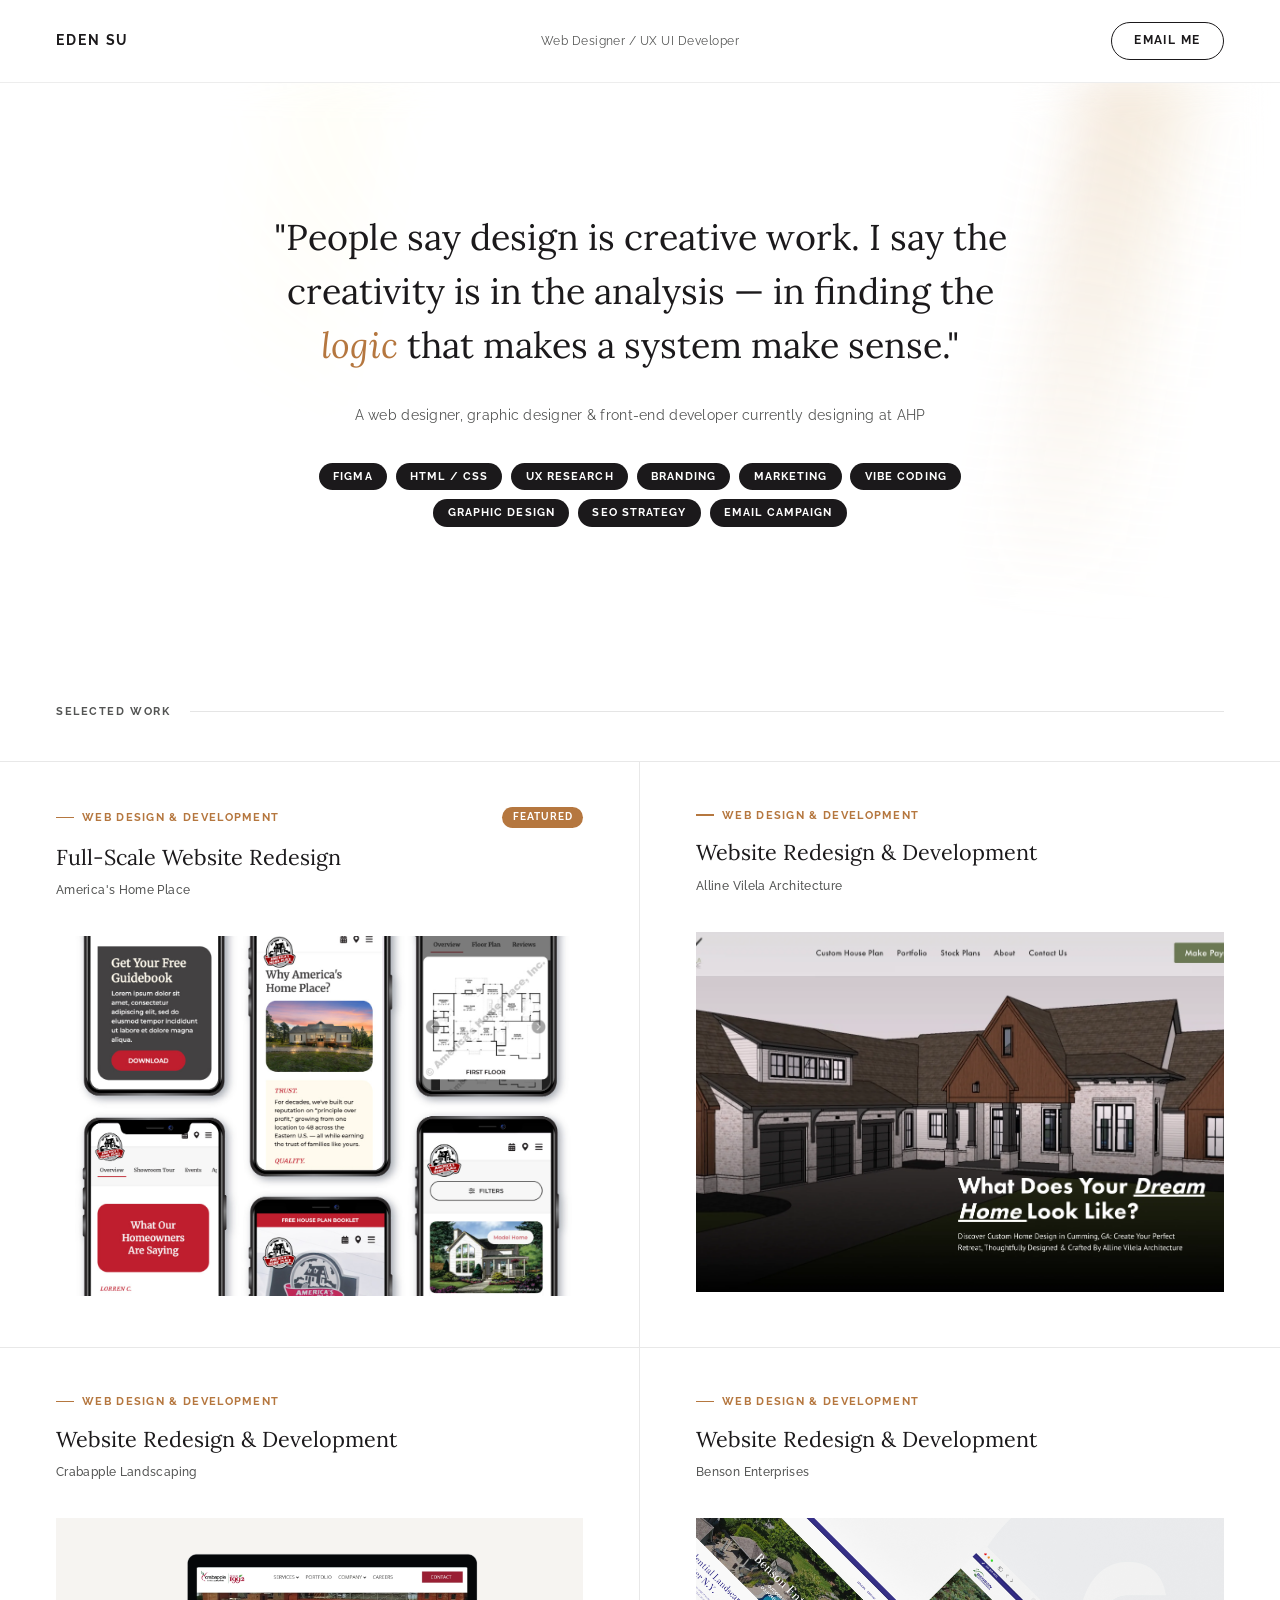
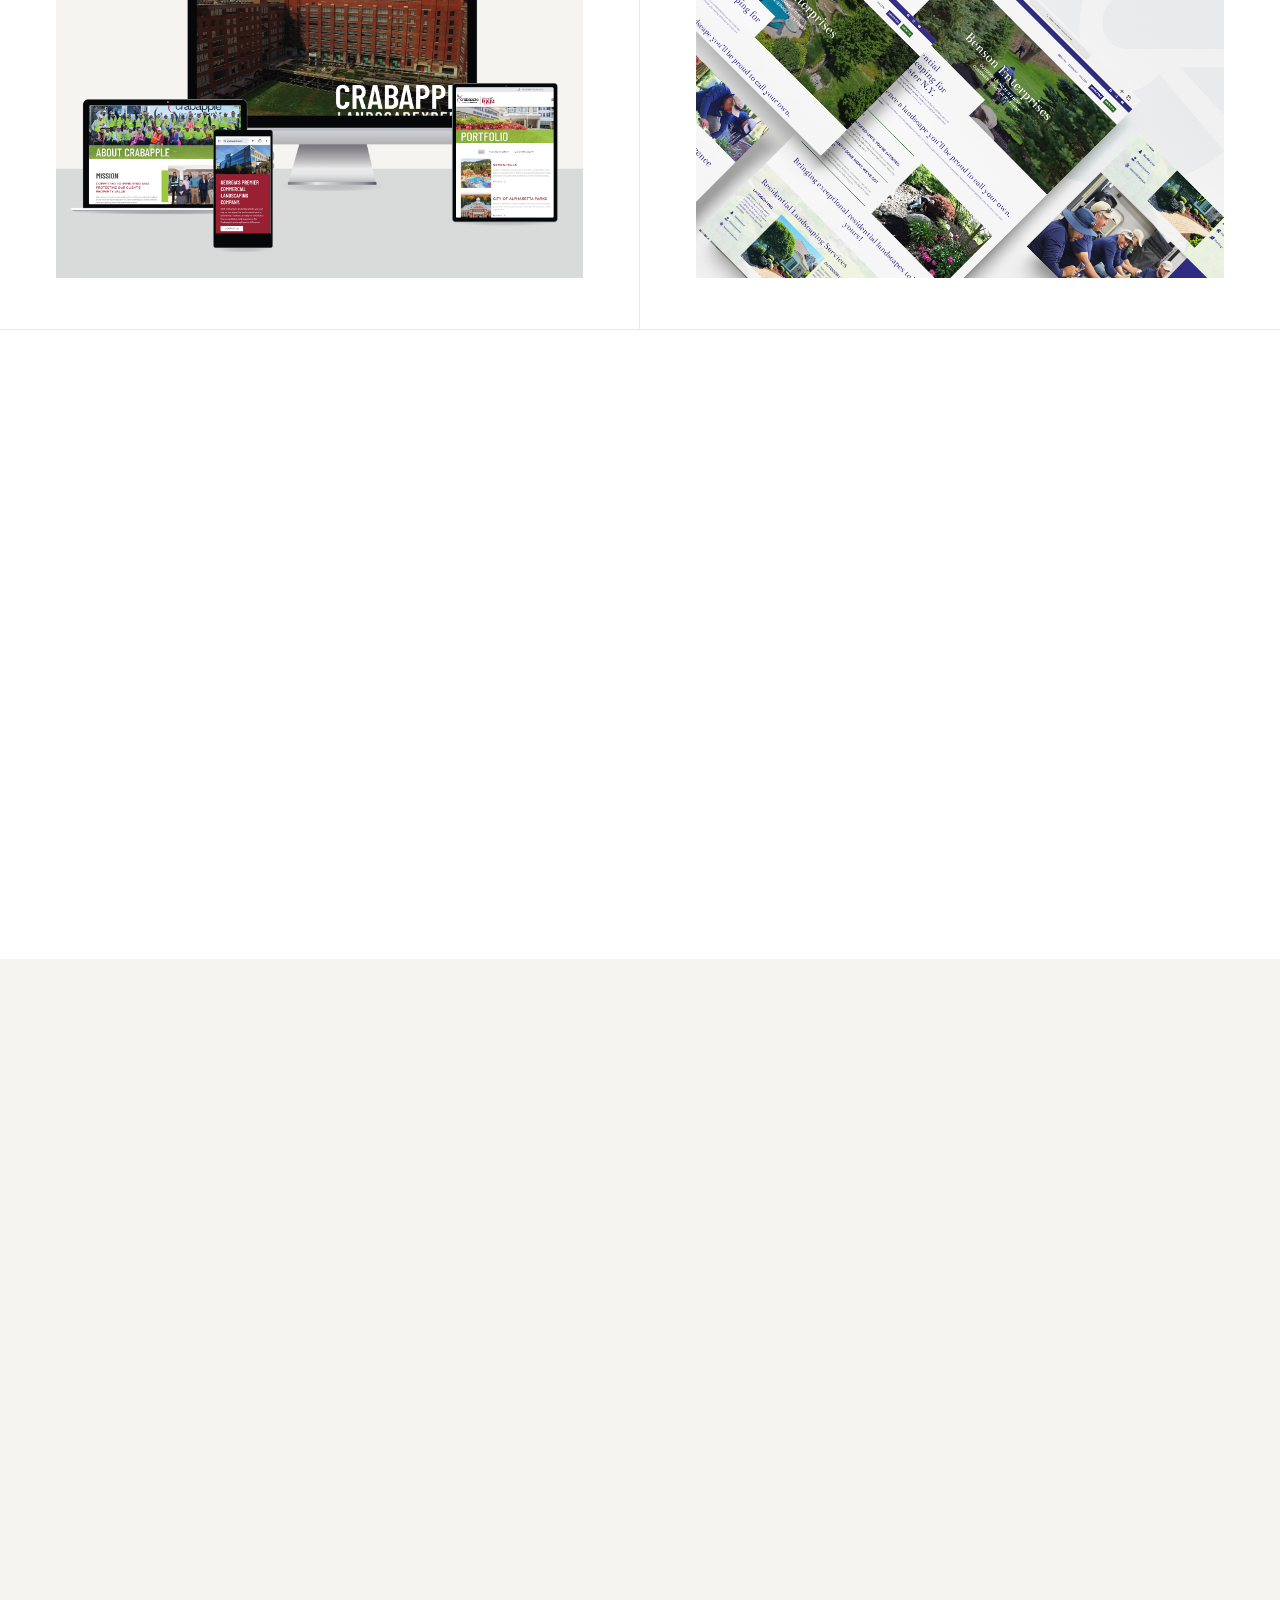
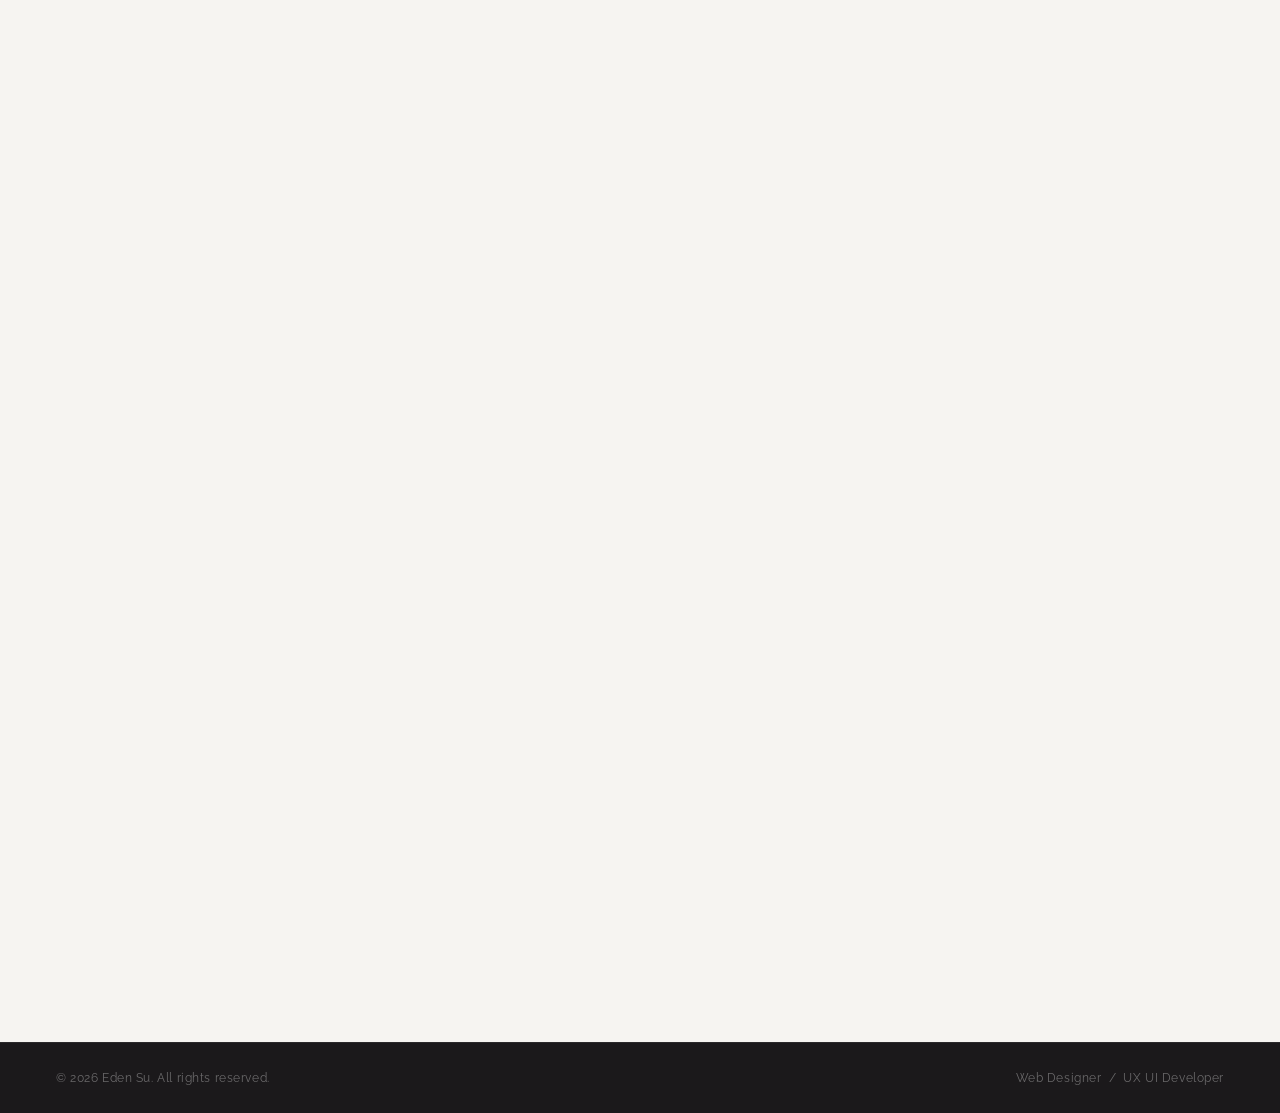
<file: index.html>
<!DOCTYPE html>
<html lang="en">
<head>
  <meta charset="UTF-8" />
  <meta name="viewport" content="width=device-width, initial-scale=1.0" />
  <title>Eden Su — Web Designer & UX/UI Developer</title>
  <link rel="icon" type="image/svg+xml" href="favicon.svg" />
  <link rel="preconnect" href="https://fonts.googleapis.com" />
  <link rel="preconnect" href="https://fonts.gstatic.com" crossorigin />
  <link href="https://fonts.googleapis.com/css2?family=Raleway:ital,wght@0,300;0,400;0,500;0,600;0,700;1,400&family=Lora:ital,wght@0,400;0,500;1,400;1,500&display=swap" rel="stylesheet" />
  <link rel="stylesheet" href="components/ui/aurora-background.css" />
  <style>
    *, *::before, *::after { box-sizing: border-box; margin: 0; padding: 0; }

    :root {
      --black:      #1B191B;
      --gray:       #545554;
      --copper:     #B5773F;
      --dark-brown: #472E13;
      --gold:       #DCC878;
      --white:      #FFFFFF;
      --off-white:  #F6F4F1;
    }

    html { scroll-behavior: smooth; }

    body {
      font-family: 'Raleway', sans-serif;
      color: var(--black);
      background: var(--white);
      line-height: 1.6;
      -webkit-font-smoothing: antialiased;
    }

    /* ─── NAVIGATION ─────────────────────────────────────────────── */
    nav {
      position: sticky;
      top: 0;
      z-index: 100;
      display: flex;
      justify-content: space-between;
      align-items: center;
      padding: 1.4rem 3.5rem;
      background: var(--white);
      border-bottom: 1px solid rgba(0,0,0,0.07);
    }

    .nav-name {
      font-weight: 700;
      font-size: 0.85rem;
      letter-spacing: 0.14em;
      text-transform: uppercase;
      color: var(--black);
      text-decoration: none;
    }

    .nav-center {
      font-size: 0.78rem;
      color: var(--gray);
      font-weight: 400;
      letter-spacing: 0.04em;
      position: absolute;
      left: 50%;
      transform: translateX(-50%);
    }

    .nav-email {
      font-size: 0.75rem;
      font-weight: 700;
      letter-spacing: 0.12em;
      text-transform: uppercase;
      color: var(--black);
      text-decoration: none;
      padding: 0.5rem 1.4rem;
      border: 1.5px solid var(--black);
      border-radius: 999px;
      transition: background 0.2s, color 0.2s;
    }
    .nav-email:hover { background: var(--black); color: var(--white); }

    /* ─── HERO ──────────────────────────────────────────────────── */
    .hero {
      max-width: 820px;
      margin: 0 auto;
      padding: 8rem 2rem 6rem;
      text-align: center;
    }

    .hero-quote {
      font-family: 'Lora', serif;
      font-size: clamp(1.55rem, 2.8vw, 2.35rem);
      font-weight: 400;
      line-height: 1.5;
      color: var(--black);
      margin-bottom: 2rem;
    }
    .hero-quote em {
      font-style: italic;
      color: var(--copper);
    }

    .hero-sub {
      font-size: 0.88rem;
      color: var(--gray);
      letter-spacing: 0.02em;
      margin-bottom: 2.25rem;
      font-weight: 400;
    }

    .hero-tags {
      display: flex;
      justify-content: center;
      flex-wrap: wrap;
      gap: 0.55rem;
    }

    .tag {
      display: inline-block;
      padding: 0.32rem 0.9rem;
      background: var(--black);
      color: var(--white);
      font-size: 0.68rem;
      font-weight: 700;
      letter-spacing: 0.1em;
      text-transform: uppercase;
      border-radius: 999px;
    }

    /* ─── SECTION LABEL ─────────────────────────────────────────── */
    .section-label {
      display: flex;
      align-items: center;
      gap: 1.2rem;
      padding: 0 3.5rem;
      margin-bottom: 0;
    }
    .section-label span {
      font-size: 0.7rem;
      font-weight: 700;
      letter-spacing: 0.14em;
      text-transform: uppercase;
      color: var(--gray);
      white-space: nowrap;
    }
    .section-label::after {
      content: '';
      flex: 1;
      height: 1px;
      background: rgba(0,0,0,0.1);
    }

    /* ─── WORK GRID ──────────────────────────────────────────────── */
    .work-section { padding: 5rem 0; }

    .project-grid {
      display: grid;
      grid-template-columns: 1fr 1fr;
      border-top: 1px solid rgba(0,0,0,0.09);
      margin-top: 2.5rem;
    }

    .project-card {
      padding: 2.8rem 3.5rem 3.2rem;
      border-right: 1px solid rgba(0,0,0,0.09);
      border-bottom: 1px solid rgba(0,0,0,0.09);
      display: flex;
      flex-direction: column;
      gap: 0.6rem;
      transition: background 0.2s;
      cursor: default;
      text-decoration: none;
      color: inherit;
    }
    a.project-card { cursor: pointer; }
    .project-card:nth-child(even) { border-right: none; }
    .project-card:hover { background: #FAFAF9; }

    .card-top {
      display: flex;
      align-items: center;
      justify-content: space-between;
      margin-bottom: 0.3rem;
    }

    .project-category {
      font-size: 0.68rem;
      font-weight: 700;
      letter-spacing: 0.12em;
      text-transform: uppercase;
      color: var(--copper);
      display: flex;
      align-items: center;
      gap: 0.5rem;
    }
    .project-category::before {
      content: '';
      display: inline-block;
      width: 18px;
      height: 1.5px;
      background: var(--copper);
      flex-shrink: 0;
    }

    .badge {
      font-size: 0.62rem;
      font-weight: 700;
      letter-spacing: 0.1em;
      text-transform: uppercase;
      padding: 0.18rem 0.65rem;
      background: var(--copper);
      color: var(--white);
      border-radius: 999px;
    }

    .project-title {
      font-family: 'Lora', serif;
      font-size: 1.35rem;
      font-weight: 400;
      color: var(--black);
      line-height: 1.35;
    }

    .project-client {
      font-size: 0.76rem;
      color: var(--gray);
      font-weight: 500;
      letter-spacing: 0.03em;
    }

    .project-image-wrap {
      margin-top: 1.6rem;
      overflow: hidden;
      background: var(--off-white);
    }

    .project-image {
      width: 100%;
      height: 360px;
      object-fit: cover;
      object-position: top center;
      display: block;
      transition: transform 0.45s ease;
    }
    .project-card:hover .project-image { transform: scale(1.02); }

    /* ─── ABOUT ──────────────────────────────────────────────────── */
    .about-outer {
      padding: 7rem 3.5rem;
      max-width: 1100px;
      margin: 0 auto;
    }

    .about-heading {
      font-family: 'Lora', serif;
      font-size: 2.2rem;
      font-weight: 400;
      color: var(--black);
      margin-bottom: 3rem;
    }

    .about-section {
      display: grid;
      grid-template-columns: 220px 1fr;
      gap: 3.5rem;
      align-items: start;
    }

    .about-image-wrap {
      position: relative;
    }
    .about-image-wrap img {
      width: 220px;
      height: 210px;
      object-fit: cover;
      object-position: top center;
      display: block;
      border-radius: 6px;
    }

    .about-text p {
      font-size: 0.87rem;
      color: var(--gray);
      line-height: 1.9;
      margin-bottom: 1.1rem;
    }
    .about-text p:last-child { margin-bottom: 0; }

    .about-text strong {
      color: var(--black);
      font-weight: 600;
    }

    .about-highlight {
      display: inline;
      color: var(--copper);
      font-weight: 600;
    }

    /* ─── PORTFOLIO STRIP ────────────────────────────────────────── */
    .strip-section {
      background: var(--off-white);
      padding: 5.5rem 3.5rem;
    }

    .strip-grid {
      columns: 4;
      column-gap: 10px;
      margin-top: 2.5rem;
    }

    .strip-item {
      break-inside: avoid;
      overflow: hidden;
      margin-bottom: 10px;
      background: var(--white);
    }

    .strip-item img {
      width: 100%;
      height: auto;
      display: block;
      transition: transform 0.4s ease;
    }
    .strip-item:hover img { transform: scale(1.03); }

    /* ─── FOOTER ─────────────────────────────────────────────────── */
    footer {
      background: var(--black);
      border-top: 1px solid rgba(255,255,255,0.07);
      padding: 1.6rem 3.5rem;
      display: flex;
      justify-content: space-between;
      align-items: center;
    }
    footer p {
      font-size: 0.72rem;
      color: rgba(255,255,255,0.35);
      letter-spacing: 0.05em;
    }

    /* ─── RESPONSIVE ─────────────────────────────────────────────── */
    @media (max-width: 900px) {
      nav { padding: 1.25rem 1.75rem; }
      .nav-center { display: none; }
      .hero { padding: 5rem 1.75rem 4rem; }
      .section-label { padding: 0 1.75rem; }
      .project-grid { grid-template-columns: 1fr; }
      .project-card { padding: 2rem 1.75rem 2.5rem; border-right: none; }
      .project-card:nth-child(even) { border-right: none; }
.about-outer { padding: 4rem 1.75rem; }
      .about-section { grid-template-columns: 1fr; gap: 2rem; }
      .about-image-wrap img { width: 180px; height: 172px; }
      .about-image-wrap::after { display: none; }
      .strip-section { padding: 4rem 1.75rem; }
      .strip-grid { columns: 2; }
      footer { flex-direction: column; gap: 0.5rem; text-align: center; padding: 1.4rem 1.75rem; }
    }

    /* ─── ANIMATIONS ─────────────────────────────────────────────── */
    @keyframes _slide-down {
      from { opacity: 0; transform: translateY(-14px); }
      to   { opacity: 1; transform: translateY(0); }
    }
    @keyframes _fade-up {
      from { opacity: 0; transform: translateY(28px); }
      to   { opacity: 1; transform: translateY(0); }
    }

    /* Above-the-fold entrance */
    nav         { animation: _slide-down 0.55s cubic-bezier(0.16, 1, 0.3, 1) both; }
    .hero-quote { animation: _fade-up 0.9s cubic-bezier(0.16, 1, 0.3, 1) 0.15s both; }
    .hero-sub   { animation: _fade-up 0.9s cubic-bezier(0.16, 1, 0.3, 1) 0.35s both; }
    /* hero-tags .tag delays set by JS */

    /* Scroll-reveal base */
    .reveal {
      opacity: 0;
      transform: translateY(24px);
      transition-property: opacity, transform;
      transition-duration: 0.7s;
      transition-timing-function: cubic-bezier(0.16, 1, 0.3, 1);
      transition-delay: var(--delay, 0s);
    }
    .reveal.from-left  { transform: translateX(-24px); }
    .reveal.from-right { transform: translateX(24px); }
    .reveal.visible    { opacity: 1; transform: none; }

    /* Scroll progress bar */
    .scroll-progress {
      position: fixed;
      top: 0; left: 0;
      height: 2px;
      background: var(--copper);
      width: 0%;
      z-index: 999;
      pointer-events: none;
      transition: width 0.08s linear;
    }

    @media (prefers-reduced-motion: reduce) {
      nav, .hero-quote, .hero-sub { animation: none; }
      .reveal { opacity: 1; transform: none; transition: none; }
      .hero-tags .tag { animation: none !important; opacity: 1 !important; }
    }
  </style>
</head>
<body>

  <!-- ── NAVIGATION ── -->
  <nav>
    <a href="#" class="nav-name">Eden Su</a>
    <span class="nav-center">Web Designer&nbsp;/&nbsp;UX UI Developer</span>
    <a href="https://mail.google.com/mail/?view=cm&to=eden.su7@gmail.com" target="_blank" rel="noopener" class="nav-email">Email Me</a>
  </nav>

  <!-- ── HERO ── -->
  <section class="hero aurora-hero">
    <!-- Aurora animated background (ported from components/ui/aurora-background.tsx) -->
    <div class="aurora-bg" aria-hidden="true">
      <div class="aurora-layer"></div>
    </div>
    <p class="hero-quote">
      "People say design is creative work. I say the creativity is in the analysis &mdash;
      in finding the <em>logic</em> that makes a system make sense."
    </p>
    <p class="hero-sub">
      A web designer, graphic designer &amp; front-end developer currently designing at AHP
    </p>
    <div class="hero-tags">
      <span class="tag">Figma</span>
      <span class="tag">HTML / CSS</span>
      <span class="tag">UX Research</span>
      <span class="tag">Branding</span>
      <span class="tag">Marketing</span>
      <span class="tag">Vibe Coding</span>
      <span class="tag">Graphic Design</span>
      <span class="tag">SEO Strategy</span>
      <span class="tag">Email Campaign</span>
    </div>
  </section>

  <!-- ── SELECTED WORK ── -->
  <section class="work-section">
    <div class="section-label">
      <span>Selected Work</span>
    </div>

    <div class="project-grid">

      <!-- Card 1 -->
      <a href="ahp-case-study.html" class="project-card">
        <div class="card-top">
          <span class="project-category">Web Design &amp; Development</span>
          <span class="badge">Featured</span>
        </div>
        <h3 class="project-title">Full-Scale Website Redesign</h3>
        <p class="project-client">America's Home Place</p>
        <div class="project-image-wrap">
          <img
            class="project-image contain"
            src="brand_assets/3978418.jpg"
            alt="America's Home Place mobile website redesign across multiple screens"
            loading="lazy"
          />
        </div>
      </a>

      <!-- Card 2 -->
      <div class="project-card">
        <div class="card-top">
          <span class="project-category">Web Design &amp; Development</span>
        </div>
        <h3 class="project-title">Website Redesign &amp; Development</h3>
        <p class="project-client">Alline Vilela Architecture</p>
        <div class="project-image-wrap">
          <img
            class="project-image"
            src="brand_assets/allien_architecture_site.webp"
            alt="Alline Vilela Architecture homepage showing a luxury custom home render"
            loading="lazy"
          />
        </div>
      </div>

      <!-- Card 3 -->
      <div class="project-card">
        <div class="card-top">
          <span class="project-category">Web Design &amp; Development</span>
        </div>
        <h3 class="project-title">Website Redesign &amp; Development</h3>
        <p class="project-client">Crabapple Landscaping</p>
        <div class="project-image-wrap">
          <img
            class="project-image contain"
            src="brand_assets/Design_Crabapple_website-03.webp"
            alt="Crabapple Landscaping website shown on desktop, laptop, tablet and mobile"
            loading="lazy"
          />
        </div>
      </div>

      <!-- Card 4 -->
      <div class="project-card">
        <div class="card-top">
          <span class="project-category">Web Design &amp; Development</span>
        </div>
        <h3 class="project-title">Website Redesign &amp; Development</h3>
        <p class="project-client">Benson Enterprises</p>
        <div class="project-image-wrap">
          <img
            class="project-image contain"
            src="brand_assets/190.jpg"
            alt="Benson Enterprises residential landscaping website redesign"
            loading="lazy"
          />
        </div>
      </div>

    </div>
  </section>

  <!-- ── ABOUT ME ── -->
  <section>
    <div class="about-outer">
      <h2 class="about-heading">About Me</h2>
      <div class="about-section">
        <div class="about-image-wrap">
          <img
            src="brand_assets/1000031740.webp"
            alt="Eden Su — Web Designer and UX/UI Developer"
            loading="lazy"
          />
        </div>
        <div class="about-text">
          <p>
            I'm a web designer, graphic designer, and front-end developer with a passion for
            creating thoughtful, user-centered digital experiences. I believe great design
            isn't just about how something looks — it's about how clearly it communicates and
            how intuitively it guides a user through a system.
          </p>
          <p>
            Currently designing at <span class="about-highlight">America's Home Place</span>,
            I work across the full design lifecycle: from initial research and wireframing to
            high-fidelity prototypes and front-end implementation.
          </p>
          <p>
            My background spans <strong>branding</strong>, <strong>digital marketing</strong>,
            <strong>web development</strong>, and <strong>UX</strong> — letting me bridge the
            gap between creative vision and technical execution on every project I take on.
          </p>
        </div>
      </div>
    </div>
  </section>

  <!-- ── GRAPHIC DESIGN STRIP ── -->
  <section class="strip-section">
    <div class="section-label">
      <span>Graphic Design &amp; Marketing</span>
    </div>
    <div class="strip-grid">
      <div class="strip-item">
        <img src="brand_assets/ESP_Des_Social_AJC-AtlBest_0824_v2-01.webp" alt="EyeSouth Partners — AJC Top Workplace social media infographic" loading="lazy" />
      </div>
      <div class="strip-item">
        <img src="brand_assets/1752109848641-d21da204-8e54-41e2-a1d3-d4584973f60b_1.jpg" alt="Midwest Eye Center print advertisement" loading="lazy" />
      </div>
      <div class="strip-item">
        <img src="brand_assets/004_STC_PromotionEmail_1123_v2 1.webp" alt="Spartan Camera Black Friday email promotion" loading="lazy" />
      </div>
      <div class="strip-item">
        <img src="brand_assets/00538_LFL_Des_SocialPosts_1124_v6_After-Ins.webp" alt="Lunches for Learning — Hope starts with a full plate social post" loading="lazy" />
      </div>
      <div class="strip-item">
        <img src="brand_assets/00538_LFL_Des_SocialPosts_1124_v6_Before-Ins.webp" alt="Lunches for Learning — A small act of kindness social post" loading="lazy" />
      </div>
      <div class="strip-item">
        <img src="brand_assets/facebook_1.webp" alt="Spartan Camera GoCam Facebook banner ad" loading="lazy" />
      </div>
      <div class="strip-item">
        <img src="brand_assets/008_STC_Ads_1223_v1_Email 2.webp" alt="Spartan Camera 50% off solar kit email advertisement" loading="lazy" />
      </div>
      <div class="strip-item">
        <img src="brand_assets/Homepage_v2.webp" alt="DTEKT e-commerce website design" loading="lazy" />
      </div>
    </div>
  </section>

  <!-- ── FOOTER ── -->
  <footer>
    <p>&copy; 2026 Eden Su. All rights reserved.</p>
    <p>Web Designer &nbsp;/&nbsp; UX UI Developer</p>
  </footer>

  <script>
    // ── Scroll progress bar ──────────────────────────────────────
    const bar = document.createElement('div');
    bar.className = 'scroll-progress';
    document.body.prepend(bar);
    window.addEventListener('scroll', () => {
      const max = document.documentElement.scrollHeight - window.innerHeight;
      bar.style.width = (window.scrollY / max * 100) + '%';
    }, { passive: true });

    // ── Stagger hero skill tags ──────────────────────────────────
    document.querySelectorAll('.hero-tags .tag').forEach((el, i) => {
      el.style.cssText += `opacity:0; animation: _fade-up 0.6s cubic-bezier(0.16,1,0.3,1) ${0.45 + i * 0.07}s both;`;
    });

    // ── Scroll-reveal via IntersectionObserver ───────────────────
    const io = new IntersectionObserver((entries) => {
      entries.forEach(e => {
        if (e.isIntersecting) {
          e.target.classList.add('visible');
          io.unobserve(e.target);
        }
      });
    }, { threshold: 0.1 });

    function addReveal(sel, { stagger = 0, delay = 0, dir = '' } = {}) {
      document.querySelectorAll(sel).forEach((el, i) => {
        el.classList.add('reveal');
        if (dir) el.classList.add(dir);
        const d = stagger ? i * stagger : delay;
        if (d) el.style.setProperty('--delay', d + 's');
        io.observe(el);
      });
    }

    addReveal('.section-label');
    addReveal('.project-card', { stagger: 0.09 });
    addReveal('.about-heading');
    addReveal('.about-image-wrap', { dir: 'from-left' });
    addReveal('.about-text',       { dir: 'from-right', delay: 0.1 });
    addReveal('.strip-item',       { stagger: 0.045 });
  </script>
</body>
</html>
</file>
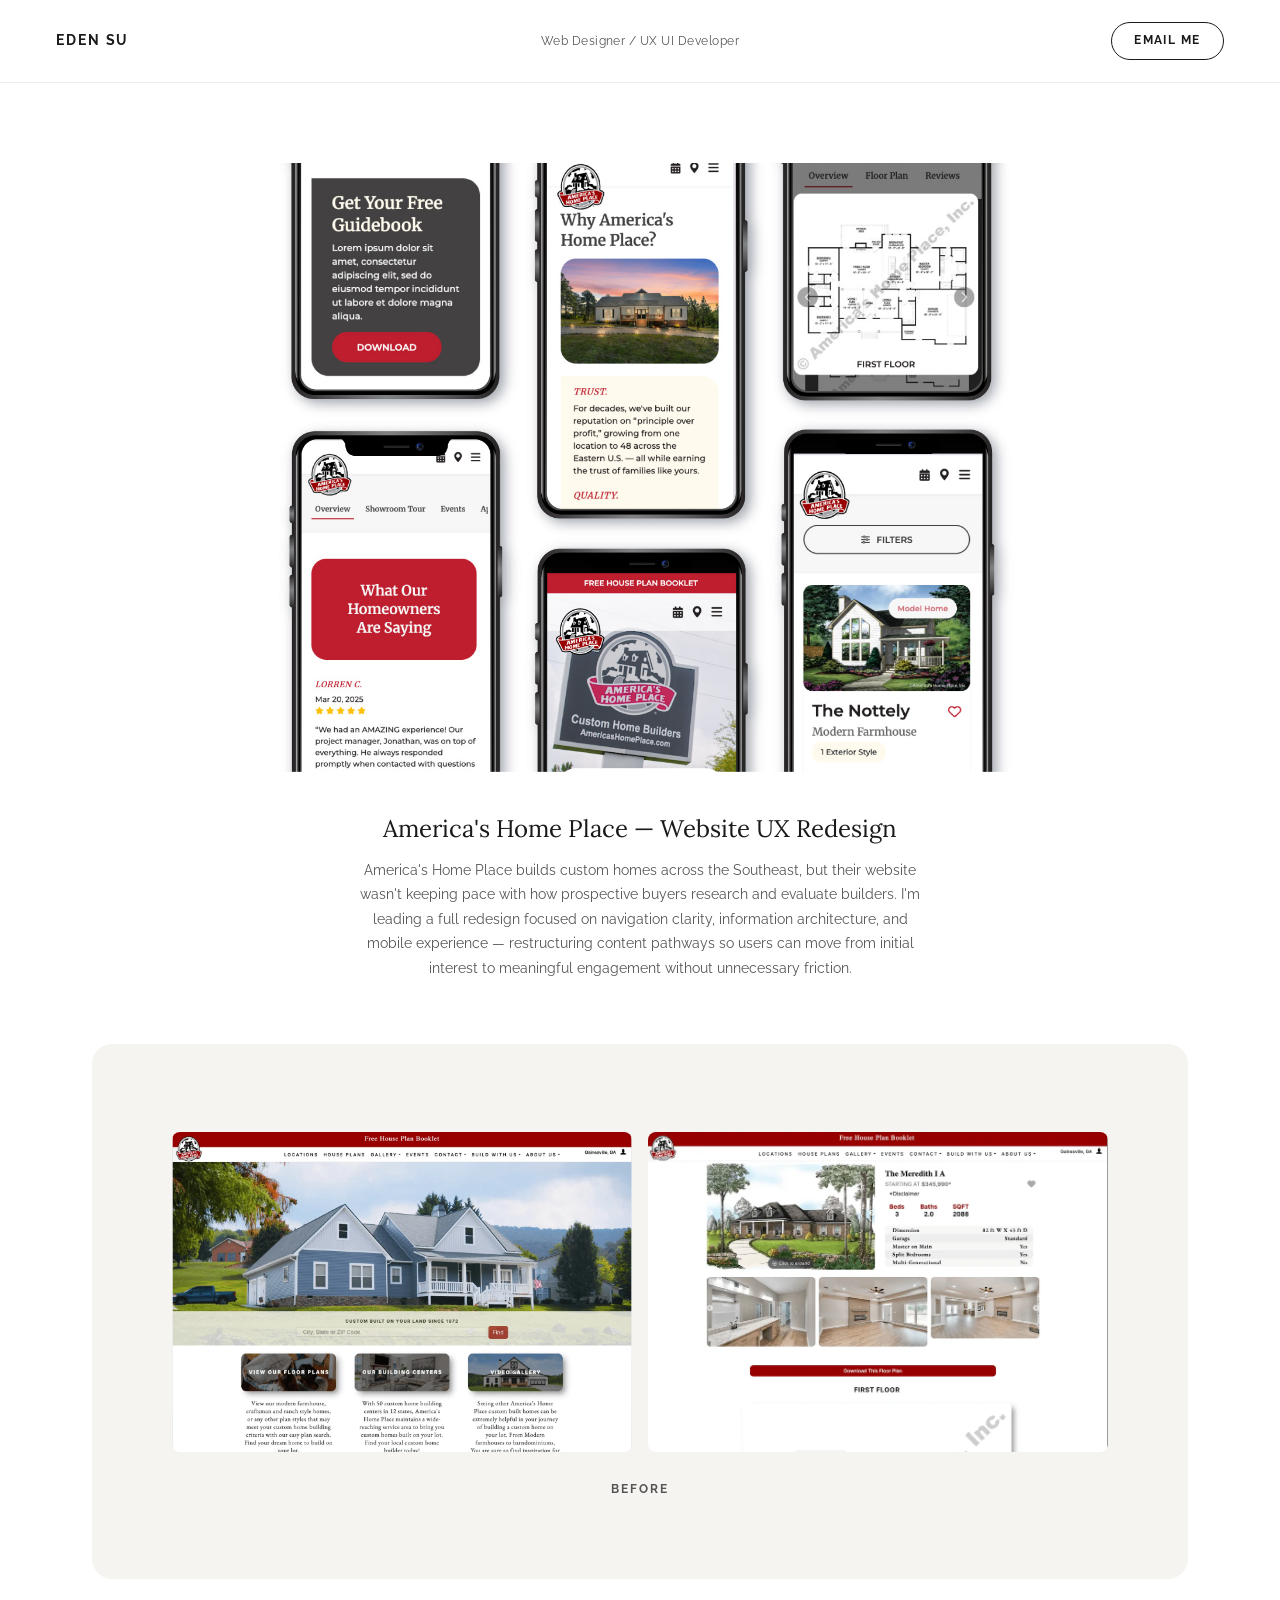
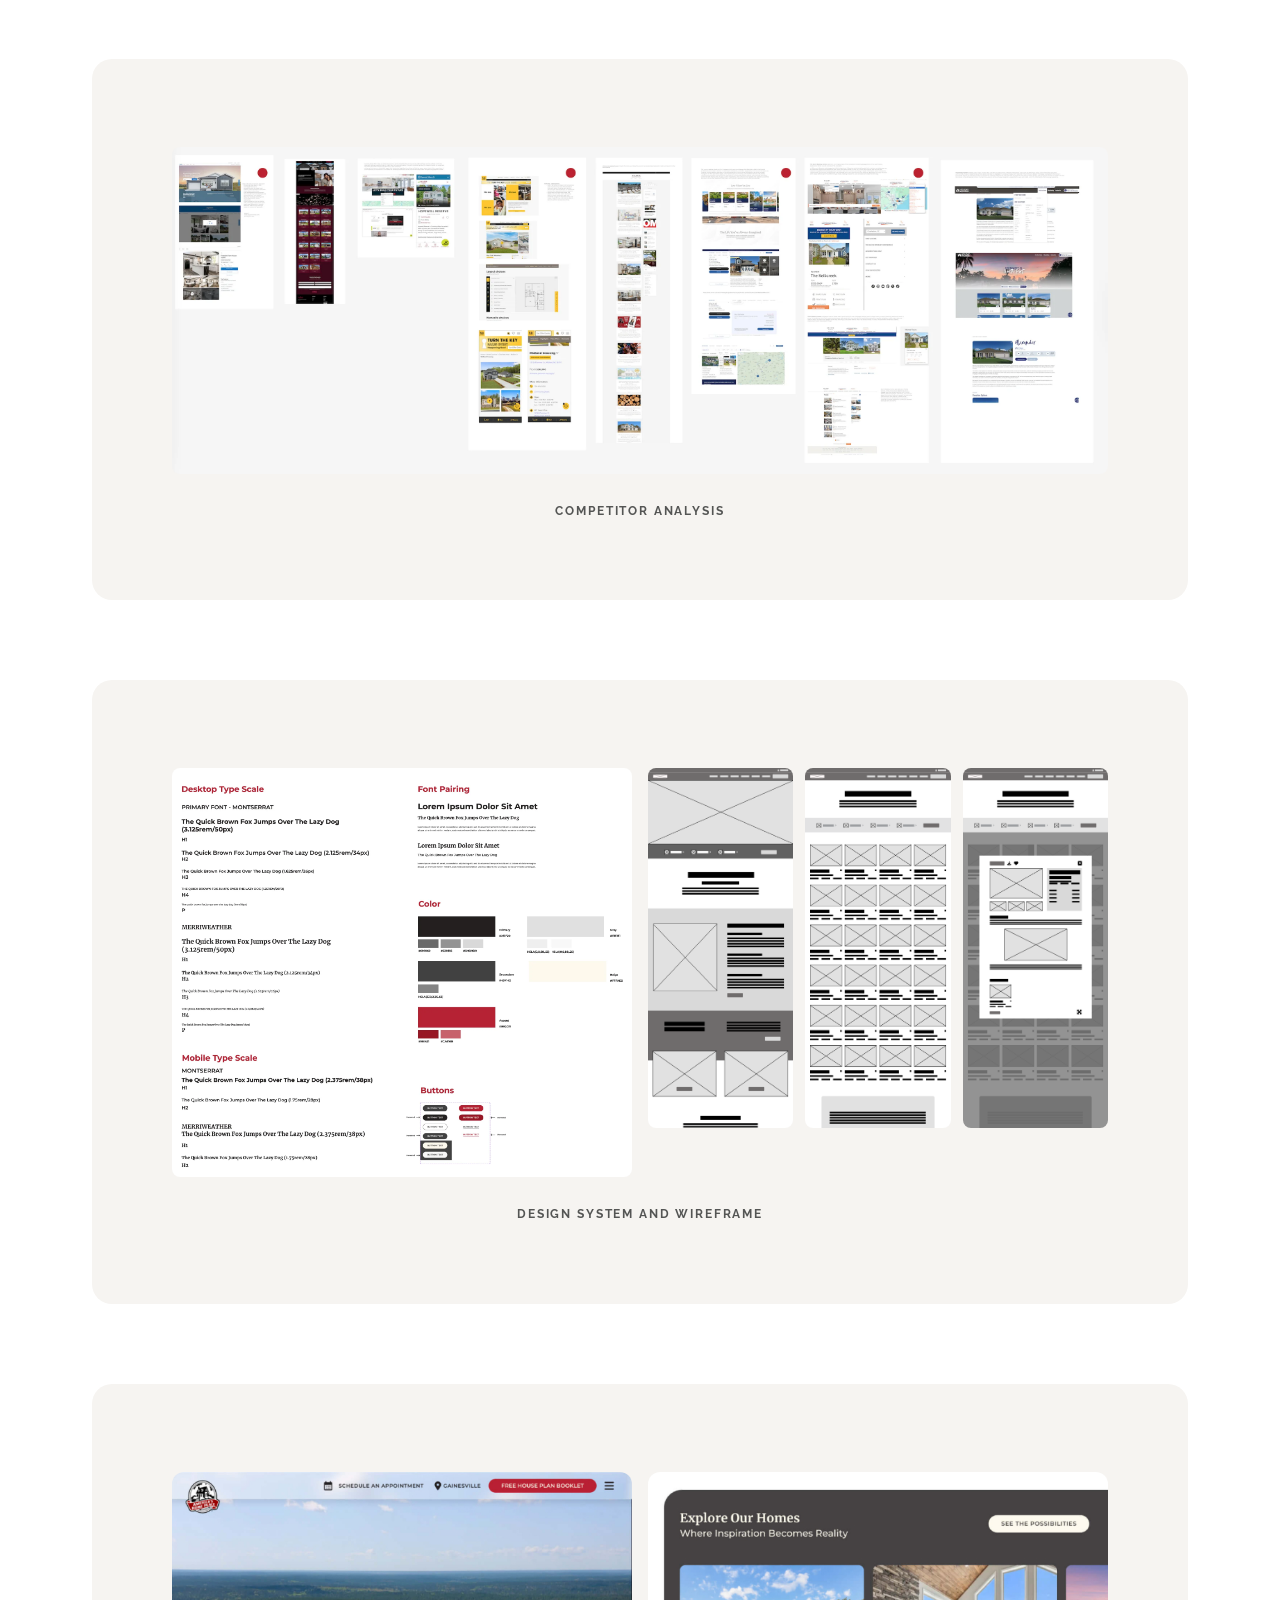
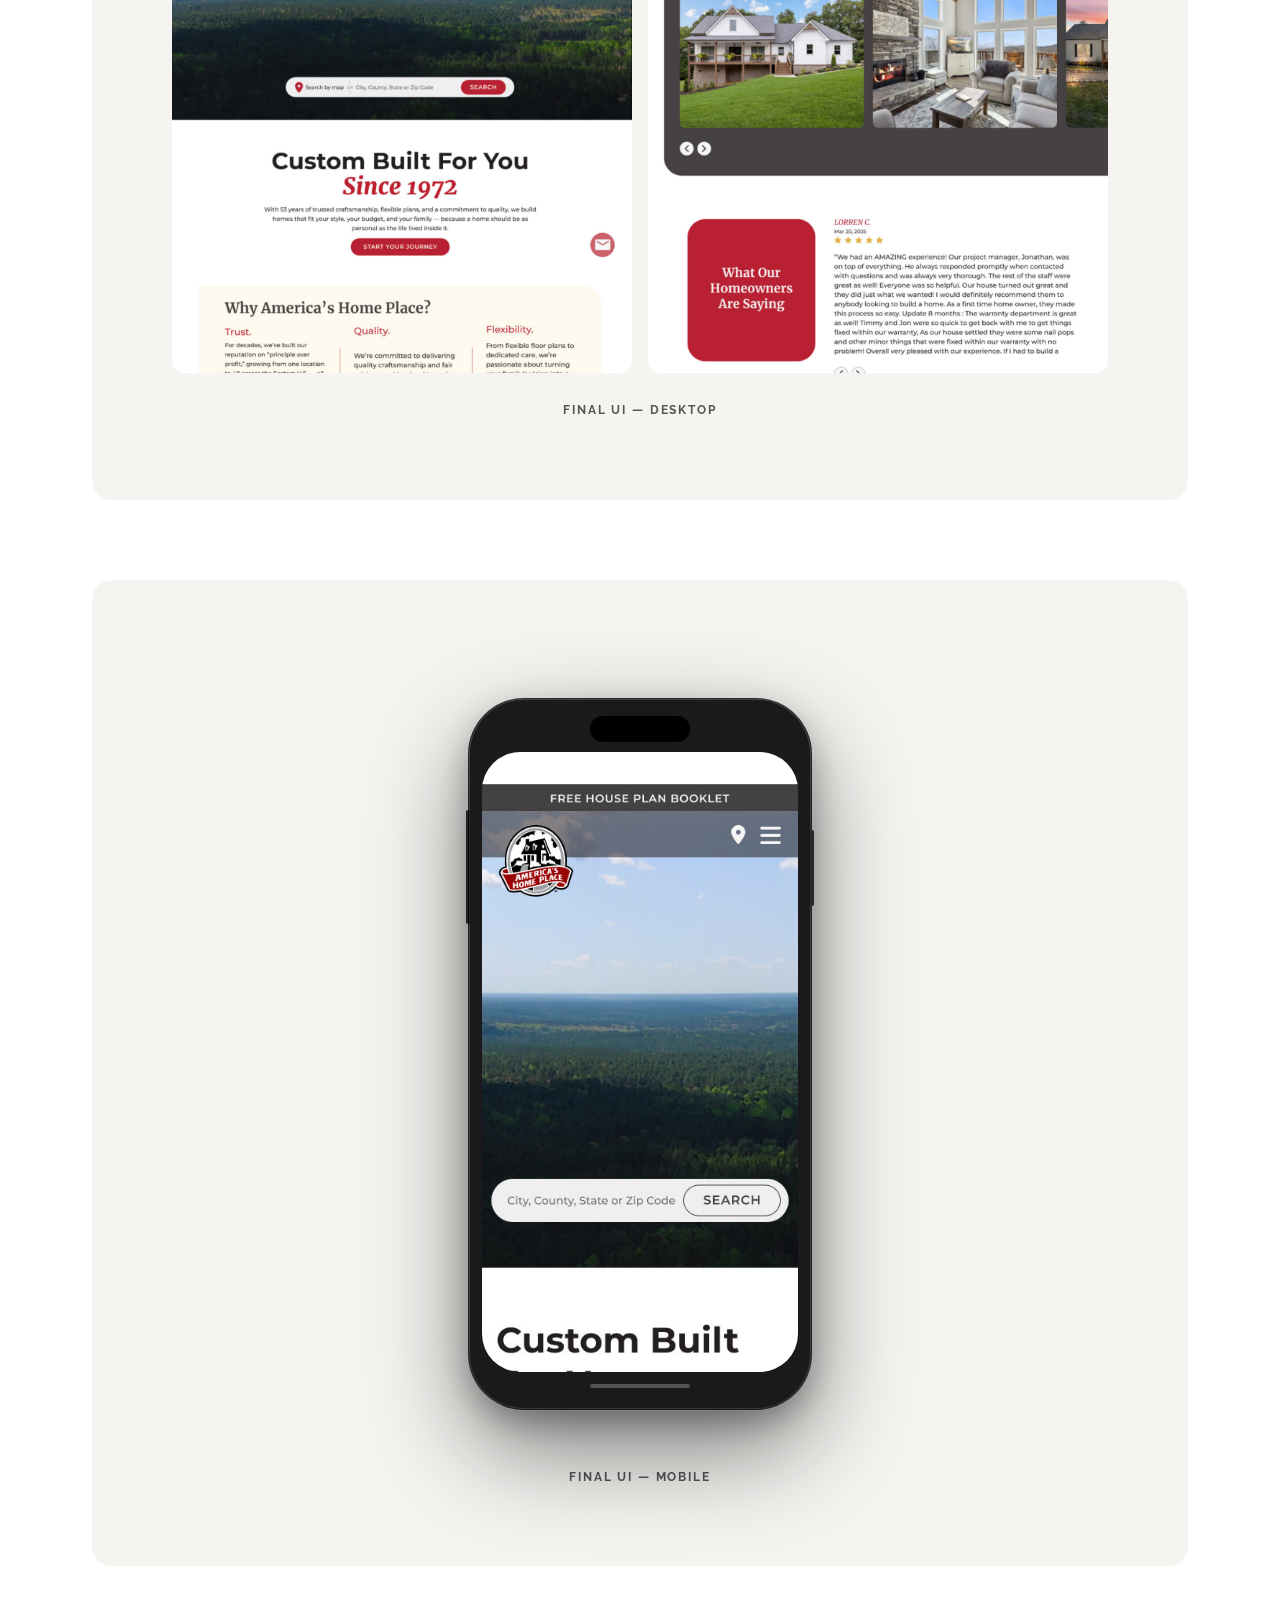
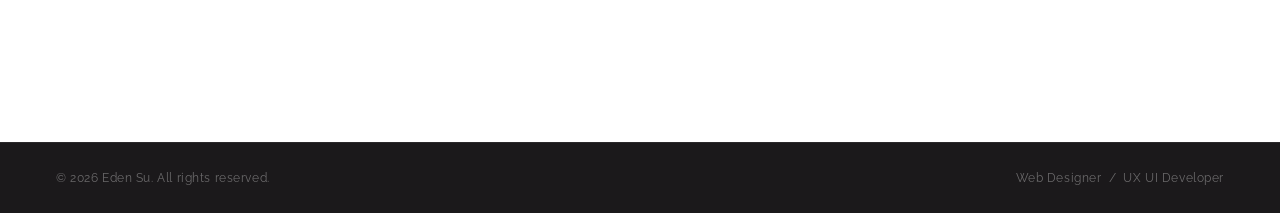
<file: ahp-case-study.html>
<!DOCTYPE html>
<html lang="en">
<head>
  <meta charset="UTF-8" />
  <meta name="viewport" content="width=device-width, initial-scale=1.0" />
  <title>AHP Website UX Redesign — Eden Su</title>
  <link rel="icon" type="image/svg+xml" href="favicon.svg" />
  <link rel="preconnect" href="https://fonts.googleapis.com" />
  <link rel="preconnect" href="https://fonts.gstatic.com" crossorigin />
  <link href="https://fonts.googleapis.com/css2?family=Raleway:ital,wght@0,300;0,400;0,500;0,600;0,700;1,400&family=Lora:ital,wght@0,400;0,500;1,400;1,500&display=swap" rel="stylesheet" />
  <style>
    *, *::before, *::after { box-sizing: border-box; margin: 0; padding: 0; }

    :root {
      --black:      #1B191B;
      --gray:       #545554;
      --copper:     #B5773F;
      --dark-brown: #472E13;
      --gold:       #DCC878;
      --white:      #FFFFFF;
      --off-white:  #F6F4F1;
      --placeholder: #E2E0DD;
      --placeholder-dark: #D0CEC9;
    }

    html { scroll-behavior: smooth; }

    body {
      font-family: 'Raleway', sans-serif;
      color: var(--black);
      background: var(--white);
      line-height: 1.6;
      -webkit-font-smoothing: antialiased;
    }

    /* ─── NAVIGATION ─────────────────────────────────────────────── */
    nav {
      position: sticky;
      top: 0;
      z-index: 100;
      display: flex;
      justify-content: space-between;
      align-items: center;
      padding: 1.4rem 3.5rem;
      background: var(--white);
      border-bottom: 1px solid rgba(0,0,0,0.07);
    }

    .nav-name {
      font-weight: 700;
      font-size: 0.85rem;
      letter-spacing: 0.14em;
      text-transform: uppercase;
      color: var(--black);
      text-decoration: none;
    }

    .nav-center {
      font-size: 0.78rem;
      color: var(--gray);
      font-weight: 400;
      letter-spacing: 0.04em;
      position: absolute;
      left: 50%;
      transform: translateX(-50%);
    }

    .nav-email {
      font-size: 0.75rem;
      font-weight: 700;
      letter-spacing: 0.12em;
      text-transform: uppercase;
      color: var(--black);
      text-decoration: none;
      padding: 0.5rem 1.4rem;
      border: 1.5px solid var(--black);
      border-radius: 999px;
      transition: background 0.2s, color 0.2s;
    }
    .nav-email:hover { background: var(--black); color: var(--white); }

    /* ─── CASE STUDY WRAPPER ─────────────────────────────────────── */
    .cs-page {
      max-width: 1160px;
      margin: 0 auto;
      padding: 0 2rem 6rem;
    }

    /* ─── PLACEHOLDER UTILITY ────────────────────────────────────── */
    .ph {
      background: var(--placeholder);
      border-radius: 8px;
      display: block;
      width: 100%;
    }

    /* ─── HERO ───────────────────────────────────────────────────── */
    .cs-hero {
      padding: 5rem 0 4rem;
      text-align: center;
    }

    .cs-hero-mockups {
      display: flex;
      justify-content: center;
      margin-bottom: 2.5rem;
    }

    .cs-hero-img {
      width: 100%;
      max-width: 780px;
      height: auto;
      display: block;
      object-fit: contain;
    }

    .cs-hero-desc {
      max-width: 560px;
      margin: 0 auto;
    }
    .cs-hero-desc h1 {
      font-family: 'Lora', serif;
      font-size: clamp(1.2rem, 2vw, 1.5rem);
      font-weight: 400;
      color: var(--black);
      line-height: 1.4;
      margin-bottom: 0.75rem;
    }
    .cs-hero-desc p {
      font-size: 0.85rem;
      color: var(--gray);
      line-height: 1.8;
    }

    /* ─── SECTION BLOCK (grey rounded) ──────────────────────────── */
    .cs-block {
      background: var(--off-white);
      border-radius: 20px;
      padding: 5.5rem 5rem 5rem;
      margin-bottom: 5rem;
    }

    .cs-block-title {
      text-align: center;
      font-size: 0.72rem;
      font-weight: 700;
      letter-spacing: 0.16em;
      text-transform: uppercase;
      color: var(--gray);
      margin-top: 1.75rem;
      margin-bottom: 0;
    }

    /* ─── BEFORE ─────────────────────────────────────────────────── */
    .before-grid {
      display: grid;
      grid-template-columns: 1fr 1fr;
      gap: 1rem;
    }
    .before-grid .ph { height: 320px; }
    .before-img {
      width: 100%;
      height: 320px;
      object-fit: cover;
      object-position: top;
      border-radius: 8px;
      display: block;
    }

    /* ─── COMPETITOR ANALYSIS ────────────────────────────────────── */
    .comp-img {
      width: 100%;
      height: auto;
      display: block;
      border-radius: 8px;
    }

    /* ─── DESIGN SYSTEM & WIREFRAME ──────────────────────────────── */
    .ds-grid {
      display: grid;
      grid-template-columns: 1fr 1fr;
      gap: 1rem;
    }

    .ds-img {
      width: 100%;
      height: 100%;
      object-fit: cover;
      object-position: top;
      border-radius: 8px;
      display: block;
    }

    .ds-right {
      display: grid;
      grid-template-columns: repeat(3, 1fr);
      gap: 0.75rem;
    }

    .wf-img {
      width: 100%;
      height: 360px;
      object-fit: cover;
      object-position: top;
      border-radius: 8px;
      display: block;
    }

    /* ─── DESKTOP SCREENS ────────────────────────────────────────── */
    .ph-desk {
      width: 100%;
      height: auto;
      object-fit: contain;
      border-radius: 12px;
      display: block;
    }

    /* ─── PHONE MOCKUP ───────────────────────────────────────────── */
    .phone-mockup-wrap {
      display: flex;
      justify-content: center;
      align-items: center;
      padding: 2rem 0;
    }

    .phone-outer {
      position: relative;
    }

    /* Side buttons */
    .phone-outer::before,
    .phone-outer::after {
      content: '';
      position: absolute;
      background: #2a2828;
      border-radius: 2px;
    }
    /* Volume buttons (left) */
    .phone-outer::before {
      width: 4px;
      height: 68px;
      left: -4px;
      top: 110px;
      box-shadow: 0 46px 0 #2a2828;
    }
    /* Power button (right) */
    .phone-outer::after {
      width: 4px;
      height: 76px;
      right: -4px;
      top: 130px;
    }

    .phone-frame {
      width: 340px;
      background: #1B191B;
      border-radius: 54px;
      padding: 16px 12px 20px;
      box-shadow:
        0 0 0 1px rgba(255,255,255,0.12),
        0 0 0 2px rgba(0,0,0,0.8),
        0 0 0 3px rgba(255,255,255,0.06),
        0 40px 100px rgba(0,0,0,0.5),
        0 12px 32px rgba(0,0,0,0.3);
      position: relative;
    }

    /* Dynamic island */
    .phone-island {
      width: 100px;
      height: 26px;
      background: #000;
      border-radius: 20px;
      margin: 0 auto 10px;
      position: relative;
      z-index: 2;
    }

    .phone-screen {
      overflow: hidden;
      border-radius: 38px;
      height: 620px;
      background: #000;
      box-shadow: inset 0 0 0 1px rgba(255,255,255,0.04);
    }

    .phone-scroll-wrap {
      animation: phone-autoscroll 14s ease-in-out infinite;
    }

    .phone-scroll-wrap img {
      width: 100%;
      height: auto;
      display: block;
    }

    @keyframes phone-autoscroll {
      0%   { transform: translateY(-32.3px); }
      12%  { transform: translateY(-32.3px); }
      42%  { transform: translateY(-1900px); }
      58%  { transform: translateY(-1900px); }
      88%  { transform: translateY(-32.3px); }
      100% { transform: translateY(-32.3px); }
    }

    @media (prefers-reduced-motion: reduce) {
      .phone-scroll-wrap { animation: none; }
    }

    /* Home indicator */
    .phone-home {
      width: 100px;
      height: 4px;
      background: rgba(255,255,255,0.25);
      border-radius: 4px;
      margin: 12px auto 0;
    }

    /* ─── FOOTER ─────────────────────────────────────────────────── */
    footer {
      background: var(--black);
      border-top: 1px solid rgba(255,255,255,0.07);
      padding: 1.6rem 3.5rem;
      display: flex;
      justify-content: space-between;
      align-items: center;
    }
    footer p {
      font-size: 0.72rem;
      color: rgba(255,255,255,0.35);
      letter-spacing: 0.05em;
    }

    /* ─── SCROLL PROGRESS ────────────────────────────────────────── */
    .scroll-progress {
      position: fixed;
      top: 0; left: 0;
      height: 2px;
      background: var(--copper);
      width: 0%;
      z-index: 999;
      pointer-events: none;
      transition: width 0.08s linear;
    }

    /* ─── REVEAL ─────────────────────────────────────────────────── */
    .reveal {
      opacity: 0;
      transform: translateY(24px);
      transition: opacity 0.7s cubic-bezier(0.16, 1, 0.3, 1),
                  transform 0.7s cubic-bezier(0.16, 1, 0.3, 1);
      transition-delay: var(--delay, 0s);
    }
    .reveal.visible { opacity: 1; transform: none; }

    /* ─── RESPONSIVE ─────────────────────────────────────────────── */
    @media (max-width: 900px) {
      nav { padding: 1.25rem 1.75rem; }
      .nav-center { display: none; }
      .cs-page { padding: 0 1.25rem 4rem; }
      .cs-hero { padding: 3.5rem 0 3rem; }

      .cs-hero-img { max-width: 100%; }

      .cs-block { padding: 3rem 2rem 2.75rem; margin-bottom: 3rem; }

      .before-grid { grid-template-columns: 1fr; }
      .before-grid .ph { height: 240px; }
      .before-img { height: 240px; }

.ds-grid { grid-template-columns: 1fr; }
      .ds-right { grid-template-columns: repeat(3, 1fr); }
      .wf-img { height: 220px; }


      .mobile-grid { grid-template-columns: repeat(3, 1fr); }

      footer { flex-direction: column; gap: 0.5rem; text-align: center; padding: 1.4rem 1.75rem; }
    }

    @media (max-width: 600px) {
      .mobile-grid { grid-template-columns: repeat(2, 1fr); }
    }

    @media (prefers-reduced-motion: reduce) {
      .reveal { opacity: 1; transform: none; transition: none; }
    }
  </style>
</head>
<body>

  <!-- ── SCROLL PROGRESS ── -->
  <div class="scroll-progress" id="scroll-bar"></div>

  <!-- ── NAVIGATION (from homepage) ── -->
  <nav>
    <a href="index.html" class="nav-name">Eden Su</a>
    <span class="nav-center">Web Designer&nbsp;/&nbsp;UX UI Developer</span>
    <a href="https://mail.google.com/mail/?view=cm&to=eden.su7@gmail.com" target="_blank" rel="noopener" class="nav-email">Email Me</a>
  </nav>

  <!-- ── CASE STUDY CONTENT ── -->
  <div class="cs-page">

    <!-- 1. HERO -->
    <section class="cs-hero">
      <div class="cs-hero-mockups reveal">
        <img
          src="brand_assets/3978418.jpg"
          alt="America's Home Place mobile website redesign across multiple screens"
          class="cs-hero-img"
        />
      </div>
      <div class="cs-hero-desc reveal" style="--delay: 0.15s">
        <h1>America's Home Place — Website UX Redesign</h1>
        <p>America's Home Place builds custom homes across the Southeast, but their website wasn't keeping pace with how prospective buyers research and evaluate builders. I'm leading a full redesign focused on navigation clarity, information architecture, and mobile experience — restructuring content pathways so users can move from initial interest to meaningful engagement without unnecessary friction.</p>
      </div>
    </section>

    <!-- 2. BEFORE -->
    <div class="cs-block reveal">
      <div class="before-grid">
        <img src="brand_assets/before-homepage.webp" alt="Before: AHP homepage" class="before-img" loading="lazy" />
        <img src="brand_assets/before-plan-page.webp" alt="Before: AHP house plan page" class="before-img" loading="lazy" />
      </div>
      <p class="cs-block-title">Before</p>
    </div>

    <!-- 3. COMPETITOR ANALYSIS -->
    <div class="cs-block reveal">
      <img src="brand_assets/competitor_analysis.webp" alt="Competitor analysis" class="comp-img" loading="lazy" />
      <p class="cs-block-title">Competitor Analysis</p>
    </div>

    <!-- 4. DESIGN SYSTEM & WIREFRAME -->
    <div class="cs-block reveal">
      <div class="ds-grid">
        <div class="ds-left">
          <img src="brand_assets/design_system.webp" alt="Design system" class="ds-img" loading="lazy" />
        </div>
        <div class="ds-right">
          <img src="brand_assets/Homepage-wireframe.png" alt="Homepage wireframe" class="wf-img" loading="lazy" />
          <img src="brand_assets/House-plan-wireframe.png" alt="House plan listing wireframe" class="wf-img" loading="lazy" />
          <img src="brand_assets/Individual-hous-plan-wireframe.png" alt="Individual house plan wireframe" class="wf-img" loading="lazy" />
        </div>
      </div>
      <p class="cs-block-title">Design System and Wireframe</p>
    </div>

    <!-- 5. FINAL UI SCREENS (desktop) -->
    <div class="cs-block reveal">
      <div class="before-grid">
        <img src="brand_assets/desktop-homepage.jpg" alt="Final UI homepage desktop" class="ph-desk" loading="lazy" />
        <img src="brand_assets/desktop-homepage2.jpg" alt="Final UI homepage desktop 2" class="ph-desk" loading="lazy" />
      </div>
      <p class="cs-block-title">Final UI — Desktop</p>
    </div>

    <!-- 6. MOBILE UI SCREENS -->
    <div class="cs-block reveal">
      <div class="phone-mockup-wrap">
        <div class="phone-outer">
          <div class="phone-frame">
            <div class="phone-island"></div>
            <div class="phone-screen">
              <div class="phone-scroll-wrap">
                <img src="brand_assets/Homepage-mobile.jpg" alt="Final UI mobile homepage" />
              </div>
            </div>
            <div class="phone-home"></div>
          </div>
        </div>
      </div>
      <p class="cs-block-title">Final UI — Mobile</p>
    </div>

  </div><!-- /cs-page -->

  <!-- ── FOOTER (from homepage) ── -->
  <footer>
    <p>&copy; 2026 Eden Su. All rights reserved.</p>
    <p>Web Designer &nbsp;/&nbsp; UX UI Developer</p>
  </footer>

  <script>
    // Scroll progress bar
    const bar = document.getElementById('scroll-bar');
    window.addEventListener('scroll', () => {
      const max = document.documentElement.scrollHeight - window.innerHeight;
      bar.style.width = (window.scrollY / max * 100) + '%';
    }, { passive: true });

    // Scroll-reveal
    const io = new IntersectionObserver((entries) => {
      entries.forEach(e => {
        if (e.isIntersecting) {
          e.target.classList.add('visible');
          io.unobserve(e.target);
        }
      });
    }, { threshold: 0.08 });

    document.querySelectorAll('.reveal').forEach(el => io.observe(el));
  </script>
</body>
</html>
</file>
<file: components/ui/aurora-background.css>
/*
 * aurora-background.css
 * Vanilla CSS port of @/components/ui/aurora-background.tsx (shadcn/aceternity)
 *
 * Usage:
 *   Add class="aurora-hero" to the section you want animated.
 *   Place <div class="aurora-bg"><div class="aurora-layer"></div></div>
 *   as the FIRST child of that section (so it renders behind content).
 */

/* ── Keyframe (mirrors tailwind.config aurora animation) ──────────────── */
@keyframes aurora {
  from {
    background-position: 50% 50%, 50% 50%;
  }
  to {
    background-position: 350% 50%, 350% 50%;
  }
}

/* ── Wrapper: makes the host section a positioning context ─────────────── */
.aurora-hero {
  position: relative;
  /* No overflow:hidden here — lets .aurora-bg escape the max-width container */
}

/*
 * ── Clip container ───────────────────────────────────────────────────────
 * Uses the viewport-escape technique:
 *   left: 50% + translateX(-50%) + width: 100vw
 * so the aurora spans the full browser width regardless of the section's
 * max-width constraint. overflow:hidden clips the -inset-[10px] expansion.
 */
.aurora-bg {
  position: absolute;
  top: 0;
  bottom: 0;
  left: 50%;
  transform: translateX(-50%);
  width: 100vw;
  overflow: hidden;
  pointer-events: none;
  z-index: 0;
}

/*
 * ── Primary aurora layer ─────────────────────────────────────────────────
 * Mirrors the className block inside <div> in AuroraBackground:
 *   [--white-gradient:...] [--aurora:...]
 *   [background-image:var(--white-gradient),var(--aurora)]
 *   [background-size:300%,_200%]
 *   filter blur-[10px] invert
 *   opacity-50 will-change-transform
 *   [mask-image:radial-gradient(ellipse_at_100%_0%,black_10%,transparent_70%)]
 */
.aurora-layer {
  --white:      #ffffff;
  --copper:     rgba(181, 119, 63, 0.6);
  --gold:       #DCC878;
  --gold-light: #EDE0A0;
  --off-white:  #F6F4F1;

  position: absolute;
  inset: -10px;
  opacity: 0.85;
  will-change: transform;
  pointer-events: none;

  background-image:
    repeating-linear-gradient(
      100deg,
      var(--white)      0%,
      var(--white)      7%,
      transparent       10%,
      transparent       12%,
      var(--white)      16%
    ),
    repeating-linear-gradient(
      100deg,
      var(--copper)     0%,
      var(--gold)       20%,
      var(--gold-light) 40%,
      var(--off-white)  60%,
      var(--copper)     80%
    );

  background-size:     300%, 200%;
  background-position: 50% 50%, 50% 50%;

  filter: blur(20px);

  -webkit-mask-image: radial-gradient(ellipse at 100% 0%, black 10%, transparent 70%);
          mask-image: radial-gradient(ellipse at 100% 0%, black 10%, transparent 70%);

  animation: aurora 60s linear infinite;
}

/* ── After-layer: screen blend keeps warm tones additive */
.aurora-layer::after {
  content: '';
  position: absolute;
  inset: 0;

  background-image:
    repeating-linear-gradient(
      100deg,
      var(--white)      0%,
      var(--white)      7%,
      transparent       10%,
      transparent       12%,
      var(--white)      16%
    ),
    repeating-linear-gradient(
      100deg,
      var(--copper)     0%,
      var(--gold)       20%,
      var(--gold-light) 40%,
      var(--off-white)  60%,
      var(--copper)     80%
    );

  background-size:       200%, 100%;
  background-attachment: fixed;
  mix-blend-mode:        screen;

  animation: aurora 60s linear infinite;
}

/* ── Keep hero content above the aurora layer ───────────────────────────── */
.aurora-hero > *:not(.aurora-bg) {
  position: relative;
  z-index: 1;
}
</file>
